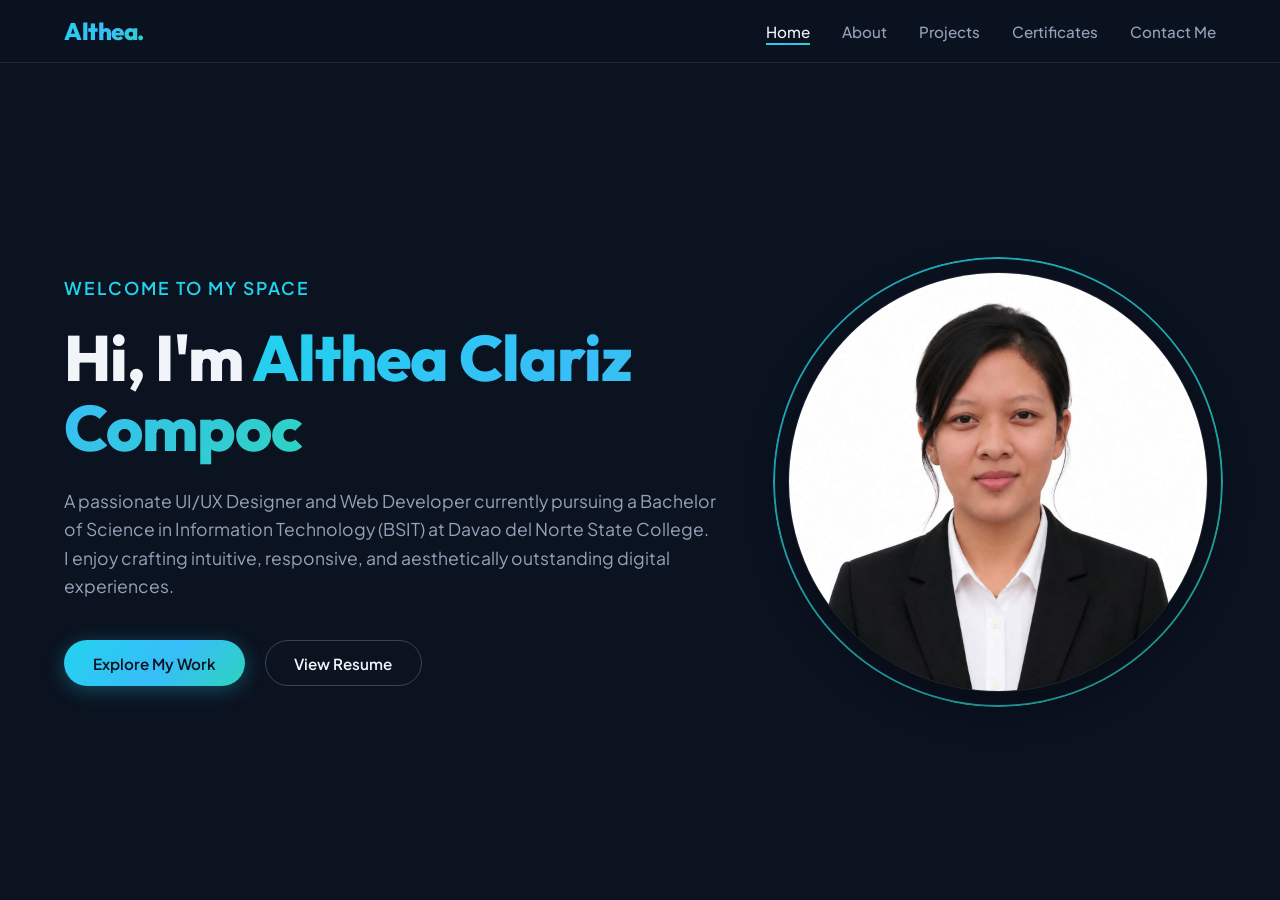
<file: index.html>
<!DOCTYPE html>
<html lang="en">
<head>
  <meta charset="UTF-8">
  <meta name="viewport" content="width=device-width, initial-scale=1.0">
  <title>Althea Clariz Compoc | Portfolio - Home</title>
  <meta name="description" content="Portfolio of Althea Clariz Compoc - UI/UX Designer and Web Developer. Discover projects, certificates, and skills.">
  <link rel="stylesheet" href="style.css?v=1.6">
  <script src="script.js" defer></script>
</head>
<body>
  <!-- Background Glow Mesh -->
  <div class="bg-mesh">
    <div class="bg-glow-1"></div>
    <div class="bg-glow-2"></div>
  </div>

  <!-- Header / Navigation Bar -->
  <header>
    <a href="index.html" class="logo" id="nav-logo">Althea.</a>
    <button class="nav-toggle" aria-label="Toggle navigation" aria-expanded="false">
      <span></span>
      <span></span>
      <span></span>
    </button>
    <ul class="nav-links">
      <li><a href="index.html" id="nav-home">Home</a></li>
      <li><a href="about.html" id="nav-about">About</a></li>
      <li><a href="projects.html" id="nav-projects">Projects</a></li>
      <li><a href="certificates.html" id="nav-certificates">Certificates</a></li>
      <li><a href="contact.html" id="nav-contact">Contact Me</a></li>
    </ul>
  </header>

  <main>
    <div class="page-container">
      <div class="hero-split">
        <!-- Left Column: Details -->
        <div class="hero-content">
          <p class="hero-subtitle">Welcome to my space</p>
          <h1 class="hero-title">Hi, I'm <span>Althea Clariz Compoc</span></h1>
          <p class="hero-description">
            A passionate UI/UX Designer and Web Developer currently pursuing a Bachelor of Science in Information Technology (BSIT) at Davao del Norte State College. I enjoy crafting intuitive, responsive, and aesthetically outstanding digital experiences.
          </p>
          <div class="cta-group">
            <a href="projects.html" class="btn btn-primary" id="cta-projects">Explore My Work</a>
            <a href="cv/compoc_cv.pdf" target="_blank" class="btn btn-secondary" id="cta-cv">View Resume</a>
          </div>
        </div>

        <!-- Right Column: Profile Image -->
        <div class="hero-image-container">
          <div class="hero-image-wrapper">
            <img src="img/profile.jpg" alt="Althea Clariz Compoc Profile Photo">
          </div>
          <!-- Glowing Animated Ring Behind Image -->
          <div class="hero-image-ring"></div>
        </div>
      </div>
    </div>
  </main>
</body>
</html>
</file>
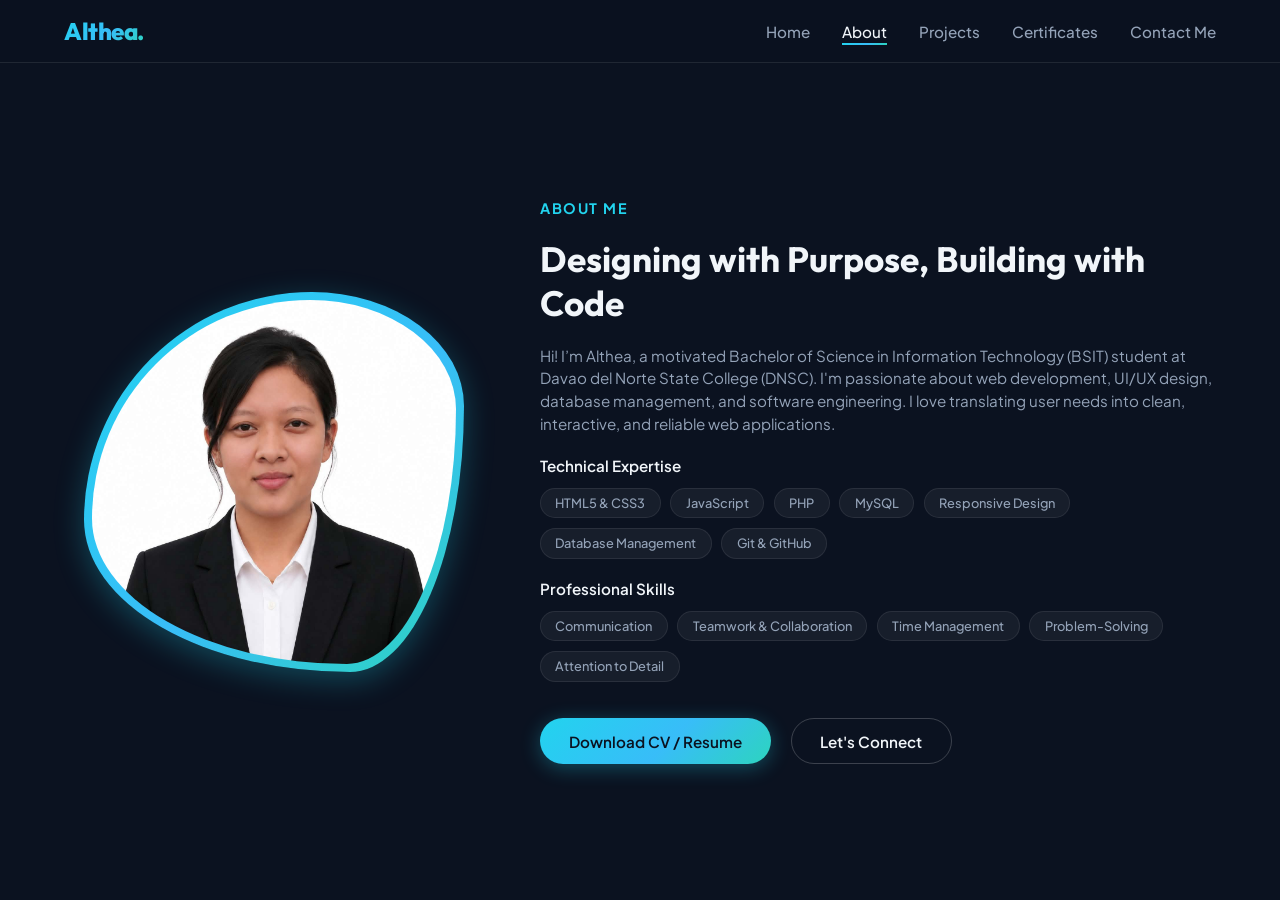
<file: about.html>
<!DOCTYPE html>
<html lang="en">
<head>
  <meta charset="UTF-8">
  <meta name="viewport" content="width=device-width, initial-scale=1.0">
  <title>Althea Clariz Compoc | Portfolio - About Me</title>
  <meta name="description" content="Learn more about Althea Clariz Compoc, an Information Technology student, UI/UX Designer, and Web Developer.">
  <link rel="stylesheet" href="style.css?v=1.6">
  <script src="script.js" defer></script>
</head>
<body>
  <!-- Background Glow Mesh -->
  <div class="bg-mesh">
    <div class="bg-glow-1"></div>
    <div class="bg-glow-2"></div>
  </div>

  <!-- Header / Navigation Bar -->
  <header>
    <a href="index.html" class="logo" id="nav-logo">Althea.</a>
    <button class="nav-toggle" aria-label="Toggle navigation" aria-expanded="false">
      <span></span>
      <span></span>
      <span></span>
    </button>
    <ul class="nav-links">
      <li><a href="index.html" id="nav-home">Home</a></li>
      <li><a href="about.html" id="nav-about">About</a></li>
      <li><a href="projects.html" id="nav-projects">Projects</a></li>
      <li><a href="certificates.html" id="nav-certificates">Certificates</a></li>
      <li><a href="contact.html" id="nav-contact">Contact Me</a></li>
    </ul>
  </header>

  <!-- Main Content Container -->
  <main>
    <div class="page-container">
      <div class="glass-panel panel-flat">
        <div class="about-grid">
          <!-- Profile Pic Container -->
          <div class="profile-container">
            <div class="profile-img-wrapper">
              <img src="img/profile.jpg" alt="Althea Clariz Compoc Profile Photo">
            </div>
          </div>

          <!-- About Details -->
          <div class="about-details">
            <p class="section-tag">About Me</p>
            <h2>Designing with Purpose, Building with Code</h2>
            <p class="about-bio">
              Hi! I’m Althea, a motivated Bachelor of Science in Information Technology (BSIT) student at Davao del Norte State College (DNSC). I'm passionate about web development, UI/UX design, database management, and software engineering. I love translating user needs into clean, interactive, and reliable web applications.
            </p>

            <!-- Technical Skills -->
            <div class="skills-wrapper">
              <p class="skills-title">Technical Expertise</p>
              <div class="skills-tags">
                <span class="skill-pill">HTML5 & CSS3</span>
                <span class="skill-pill">JavaScript</span>
                <span class="skill-pill">PHP</span>
                <span class="skill-pill">MySQL</span>
                <span class="skill-pill">Responsive Design</span>
                <span class="skill-pill">Database Management</span>
                <span class="skill-pill">Git & GitHub</span>
              </div>
            </div>

            <!-- Professional Skills -->
            <div class="skills-wrapper">
              <p class="skills-title">Professional Skills</p>
              <div class="skills-tags">
                <span class="skill-pill">Communication</span>
                <span class="skill-pill">Teamwork & Collaboration</span>
                <span class="skill-pill">Time Management</span>
                <span class="skill-pill">Problem-Solving</span>
                <span class="skill-pill">Attention to Detail</span>
              </div>
            </div>

            <div class="cta-group">
              <a href="cv/compoc_cv.pdf" download="Althea_Clariz_Compoc_CV.pdf" class="btn btn-primary" id="btn-download-cv">Download CV / Resume</a>
              <a href="contact.html" class="btn btn-secondary">Let's Connect</a>
            </div>
          </div>
        </div>
      </div>
    </div>
  </main>
</body>
</html>
</file>
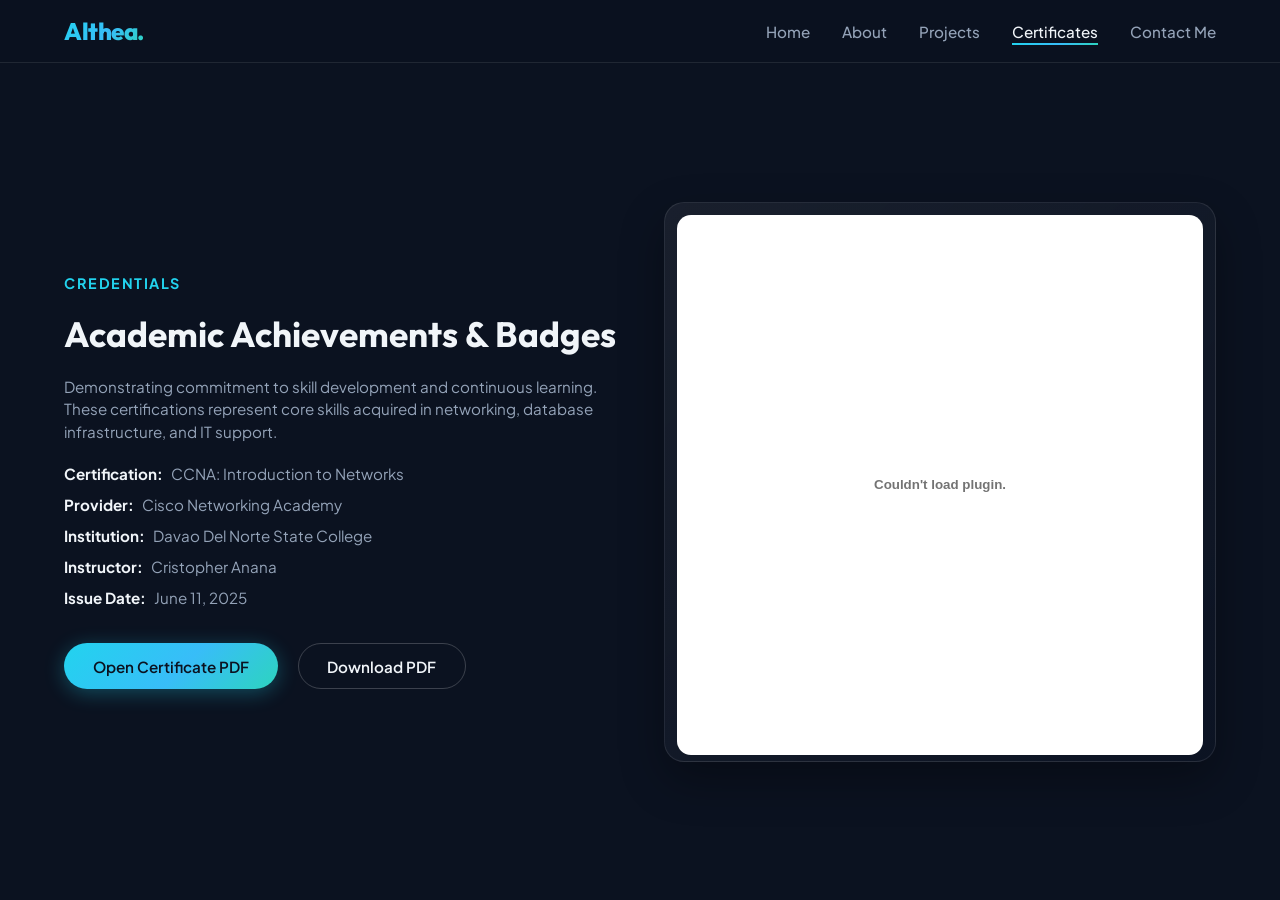
<file: certificates.html>
<!DOCTYPE html>
<html lang="en">
<head>
  <meta charset="UTF-8">
  <meta name="viewport" content="width=device-width, initial-scale=1.0">
  <title>Althea Clariz Compoc | Portfolio - Certificates</title>
  <meta name="description" content="View certificates and academic achievements earned by Althea Clariz Compoc.">
  <link rel="stylesheet" href="style.css?v=1.6">
  <script src="script.js" defer></script>
</head>
<body>
  <!-- Background Glow Mesh -->
  <div class="bg-mesh">
    <div class="bg-glow-1"></div>
    <div class="bg-glow-2"></div>
  </div>

  <!-- Header / Navigation Bar -->
  <header>
    <a href="index.html" class="logo" id="nav-logo">Althea.</a>
    <button class="nav-toggle" aria-label="Toggle navigation" aria-expanded="false">
      <span></span>
      <span></span>
      <span></span>
    </button>
    <ul class="nav-links">
      <li><a href="index.html" id="nav-home">Home</a></li>
      <li><a href="about.html" id="nav-about">About</a></li>
      <li><a href="projects.html" id="nav-projects">Projects</a></li>
      <li><a href="certificates.html" id="nav-certificates">Certificates</a></li>
      <li><a href="contact.html" id="nav-contact">Contact Me</a></li>
    </ul>
  </header>

  <!-- Main Content Container -->
  <main>
    <div class="page-container">
      <div class="glass-panel panel-flat">
        <div class="cert-section">
          <!-- Cert Info Left -->
          <div class="cert-info">
            <p class="section-tag">Credentials</p>
            <h2>Academic Achievements & Badges</h2>
            <p class="about-bio">
              Demonstrating commitment to skill development and continuous learning. These certifications represent core skills acquired in networking, database infrastructure, and IT support.
            </p>
            
            <ul class="cert-meta-list">
              <li><strong>Certification:</strong> CCNA: Introduction to Networks</li>
              <li><strong>Provider:</strong> Cisco Networking Academy</li>
              <li><strong>Institution:</strong> Davao Del Norte State College</li>
              <li><strong>Instructor:</strong> Cristopher Anana</li>
              <li><strong>Issue Date:</strong> June 11, 2025</li>
            </ul>

            <div class="cta-group" style="margin-top: 1rem;">
              <a href="certs/networkingcert.pdf" target="_blank" class="btn btn-primary" id="btn-view-pdf">Open Certificate PDF</a>
              <a href="certs/networkingcert.pdf" download="Althea_Clariz_Compoc_CCNA.pdf" class="btn btn-secondary" id="btn-download-pdf">Download PDF</a>
            </div>
          </div>

          <!-- Inline Certificate PDF Viewer -->
          <div class="cert-viewer-container" style="height: 560px;">
            <embed src="certs/networkingcert.pdf" type="application/pdf" title="CCNA certificate preview">
            </embed>
          </div>
        </div>
      </div>
    </div>
  </main>
</body>
</html>
</file>
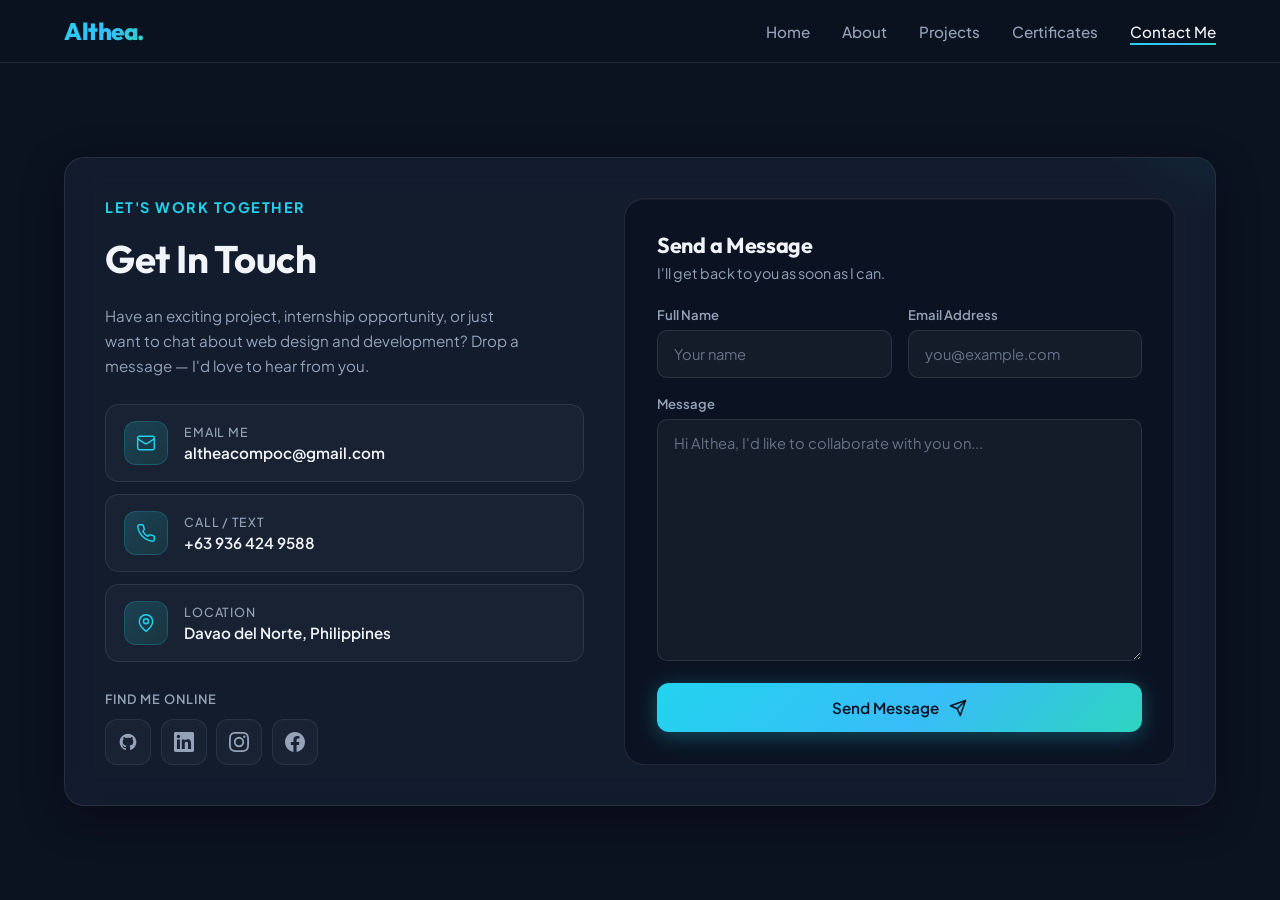
<file: contact.html>
<!DOCTYPE html>
<html lang="en">
<head>
  <meta charset="UTF-8">
  <meta name="viewport" content="width=device-width, initial-scale=1.0">
  <title>Althea Clariz Compoc | Portfolio - Contact Me</title>
  <meta name="description" content="Get in touch with Althea Clariz Compoc for web development and UI/UX projects.">
  <link rel="stylesheet" href="style.css?v=1.6">
  <script src="script.js" defer></script>
</head>
<body>
  <!-- Background Glow Mesh -->
  <div class="bg-mesh">
    <div class="bg-glow-1"></div>
    <div class="bg-glow-2"></div>
  </div>

  <!-- Header / Navigation Bar -->
  <header>
    <a href="index.html" class="logo" id="nav-logo">Althea.</a>
    <button class="nav-toggle" aria-label="Toggle navigation" aria-expanded="false">
      <span></span>
      <span></span>
      <span></span>
    </button>
    <ul class="nav-links">
      <li><a href="index.html" id="nav-home">Home</a></li>
      <li><a href="about.html" id="nav-about">About</a></li>
      <li><a href="projects.html" id="nav-projects">Projects</a></li>
      <li><a href="certificates.html" id="nav-certificates">Certificates</a></li>
      <li><a href="contact.html" id="nav-contact">Contact Me</a></li>
    </ul>
  </header>

  <!-- Main Content Container -->
  <main>
    <div class="page-container">
      <div class="glass-panel contact-panel">
        <div class="contact-grid">
          <!-- Info Panel -->
          <div class="contact-info-panel">
            <p class="section-tag">Let's work together</p>
            <h2>Get In Touch</h2>
            <p class="about-bio">
              Have an exciting project, internship opportunity, or just want to chat about web design and development? Drop a message — I'd love to hear from you.
            </p>

            <div class="contact-cards">
              <a href="mailto:altheacompoc@gmail.com" class="contact-card" id="contact-email">
                <div class="contact-card-icon" aria-hidden="true">
                  <svg viewBox="0 0 24 24" fill="none" stroke="currentColor" stroke-width="1.75" stroke-linecap="round" stroke-linejoin="round">
                    <rect x="2" y="4" width="20" height="16" rx="2"/>
                    <path d="m22 7-8.97 5.7a1.94 1.94 0 0 1-2.06 0L2 7"/>
                  </svg>
                </div>
                <div class="contact-card-details">
                  <h4>Email Me</h4>
                  <p>altheacompoc@gmail.com</p>
                </div>
                <span class="contact-card-arrow" aria-hidden="true">→</span>
              </a>

              <a href="tel:+639364249588" class="contact-card" id="contact-phone">
                <div class="contact-card-icon" aria-hidden="true">
                  <svg viewBox="0 0 24 24" fill="none" stroke="currentColor" stroke-width="1.75" stroke-linecap="round" stroke-linejoin="round">
                    <path d="M22 16.92v3a2 2 0 0 1-2.18 2 19.79 19.79 0 0 1-8.63-3.07 19.5 19.5 0 0 1-6-6 19.79 19.79 0 0 1-3.07-8.67A2 2 0 0 1 4.11 2h3a2 2 0 0 1 2 1.72c.127.96.361 1.903.7 2.81a2 2 0 0 1-.45 2.11L8.09 9.91a16 16 0 0 0 6 6l1.27-1.27a2 2 0 0 1 2.11-.45c.907.339 1.85.573 2.81.7A2 2 0 0 1 22 16.92z"/>
                  </svg>
                </div>
                <div class="contact-card-details">
                  <h4>Call / Text</h4>
                  <p>+63 936 424 9588</p>
                </div>
                <span class="contact-card-arrow" aria-hidden="true">→</span>
              </a>

              <div class="contact-card contact-card-static">
                <div class="contact-card-icon" aria-hidden="true">
                  <svg viewBox="0 0 24 24" fill="none" stroke="currentColor" stroke-width="1.75" stroke-linecap="round" stroke-linejoin="round">
                    <path d="M20 10c0 6-8 12-8 12s-8-6-8-12a8 8 0 0 1 16 0Z"/>
                    <circle cx="12" cy="10" r="3"/>
                  </svg>
                </div>
                <div class="contact-card-details">
                  <h4>Location</h4>
                  <p>Davao del Norte, Philippines</p>
                </div>
              </div>
            </div>

            <!-- Social Media Profile Links -->
            <div class="social-block">
              <p class="social-label">Find me online</p>
              <div class="social-links-row">
                <a href="https://github.com/compocaltheaclariz-spec" target="_blank" rel="noopener noreferrer" class="social-icon-btn" title="GitHub" aria-label="GitHub" id="social-github">
                  <svg viewBox="0 0 24 24" fill="currentColor" aria-hidden="true"><path d="M12 2C6.477 2 2 6.477 2 12c0 4.42 2.865 8.17 6.839 9.49.5.092.682-.217.682-.482 0-.237-.008-.866-.013-1.7-2.782.603-3.369-1.34-3.369-1.34-.454-1.156-1.11-1.462-1.11-1.462-.908-.62.069-.608.069-.608 1.003.07 1.531 1.03 1.531 1.03.892 1.529 2.341 1.087 2.91.831.092-.646.35-1.086.636-1.336-2.22-.253-4.555-1.11-4.555-4.943 0-1.091.39-1.984 1.029-2.683-.103-.253-.446-1.27.098-2.647 0 0 .84-.269 2.75 1.025A9.578 9.578 0 0 1 12 6.836c.85.004 1.705.114 2.504.336 1.909-1.294 2.747-1.025 2.747-1.025.546 1.377.202 2.394.1 2.647.64.699 1.028 1.592 1.028 2.683 0 3.842-2.339 4.687-4.566 4.935.359.309.678.919.678 1.852 0 1.336-.012 2.415-.012 2.743 0 .267.18.578.688.48C19.138 20.167 22 16.418 22 12c0-5.523-4.477-10-10-10z"/></svg>
                </a>
                <a href="https://ph.linkedin.com/in/althea-clariz-compoc-6b2578423" target="_blank" rel="noopener noreferrer" class="social-icon-btn" title="LinkedIn" aria-label="LinkedIn" id="social-linkedin">
                  <svg viewBox="0 0 24 24" fill="currentColor" aria-hidden="true"><path d="M20.447 20.452h-3.554v-5.569c0-1.328-.027-3.037-1.852-3.037-1.853 0-2.136 1.445-2.136 2.939v5.667H9.351V9h3.414v1.561h.046c.477-.9 1.637-1.85 3.37-1.85 3.601 0 4.267 2.37 4.267 5.455v6.286zM5.337 7.433a2.062 2.062 0 0 1-2.063-2.065 2.064 2.064 0 1 1 2.063 2.065zm1.782 13.019H3.555V9h3.564v11.452zM22.225 0H1.771C.792 0 0 .774 0 1.729v20.542C0 23.227.792 24 1.771 24h20.451C23.2 24 24 23.227 24 22.271V1.729C24 .774 23.2 0 22.222 0h.003z"/></svg>
                </a>
                <a href="https://www.instagram.com/hypeeya?igsh=MWxtaGVhYmN1N3JmbA==" target="_blank" rel="noopener noreferrer" class="social-icon-btn" title="Instagram" aria-label="Instagram" id="social-instagram">
                  <svg viewBox="0 0 24 24" fill="currentColor" aria-hidden="true"><path d="M12 2.163c3.204 0 3.584.012 4.85.07 3.252.148 4.771 1.691 4.919 4.919.058 1.265.069 1.645.069 4.849 0 3.205-.012 3.584-.069 4.849-.149 3.225-1.664 4.771-4.919 4.919-1.266.058-1.644.07-4.85.07-3.204 0-3.584-.012-4.849-.07-3.26-.149-4.771-1.699-4.919-4.92-.058-1.265-.07-1.644-.07-4.849 0-3.204.013-3.583.07-4.849.149-3.227 1.664-4.771 4.919-4.919 1.266-.057 1.645-.069 4.849-.069zM12 0C8.741 0 8.333.014 7.053.072 2.695.272.273 2.69.073 7.052.014 8.333 0 8.741 0 12s.014 3.668.072 4.948c.2 4.358 2.618 6.78 6.98 6.98C8.333 23.986 8.741 24 12 24s3.668-.014 4.948-.072c4.354-.2 6.782-2.618 6.979-6.98.059-1.28.073-1.689.073-4.948s-.014-3.667-.072-4.947c-.196-4.354-2.617-6.78-6.979-6.98C15.668.014 15.259 0 12 0zm0 5.838a6.162 6.162 0 1 0 0 12.324 6.162 6.162 0 0 0 0-12.324zM12 16a4 4 0 1 1 0-8 4 4 0 0 1 0 8zm6.406-11.845a1.44 1.44 0 1 0 0 2.881 1.44 1.44 0 0 0 0-2.881z"/></svg>
                </a>
                <a href="https://www.facebook.com/hypeeya" target="_blank" rel="noopener noreferrer" class="social-icon-btn" title="Facebook" aria-label="Facebook" id="social-facebook">
                  <svg viewBox="0 0 24 24" fill="currentColor" aria-hidden="true"><path d="M24 12.073C24 5.405 18.627 0 12 0S0 5.405 0 12.073C0 18.1 4.388 23.094 10.125 24v-8.437H7.078v-3.49h3.047V9.43c0-3.007 1.792-4.669 4.533-4.669 1.312 0 2.686.235 2.686.235v2.953H15.83c-1.491 0-1.956.925-1.956 1.874v2.25h3.328l-.532 3.49h-2.796V24C19.612 23.094 24 18.1 24 12.073z"/></svg>
                </a>
              </div>
            </div>
          </div>

          <!-- Form Panel -->
          <div class="contact-form-panel">
            <div class="form-panel-header">
              <h3>Send a Message</h3>
              <p>I'll get back to you as soon as I can.</p>
            </div>
            <form id="portfolio-contact-form" class="contact-form">
              <div class="form-row">
                <div class="form-group">
                  <label for="form-name">Full Name</label>
                  <input type="text" id="form-name" name="name" placeholder="Your name" autocomplete="name" required>
                </div>
                <div class="form-group">
                  <label for="form-email">Email Address</label>
                  <input type="email" id="form-email" name="email" placeholder="you@example.com" autocomplete="email" required>
                </div>
              </div>
              <div class="form-group">
                <label for="form-message">Message</label>
                <textarea id="form-message" name="message" placeholder="Hi Althea, I'd like to collaborate with you on..." required></textarea>
              </div>
              <button type="submit" class="btn btn-primary btn-submit">
                <span>Send Message</span>
                <svg viewBox="0 0 24 24" fill="none" stroke="currentColor" stroke-width="2" stroke-linecap="round" stroke-linejoin="round" aria-hidden="true">
                  <path d="M22 2 11 13"/>
                  <path d="M22 2 15 22 11 13 2 9l20-7z"/>
                </svg>
              </button>
            </form>
          </div>
        </div>
      </div>
    </div>
  </main>

  <!-- Success Toast Notification -->
  <div class="toast-notification" id="success-toast" role="status" aria-live="polite">
    <div class="toast-icon" aria-hidden="true">✓</div>
    <div>
      <p class="toast-title">Message Sent!</p>
      <p class="toast-sub">Thank you — I'll get back to you shortly.</p>
    </div>
  </div>
</body>
</html>
</file>
<file: style.css>
/* Import modern typography from Google Fonts */
@import url('https://fonts.googleapis.com/css2?family=Outfit:wght@300;400;500;600;700;800&family=Plus+Jakarta+Sans:wght@400;500;600;700&display=swap');

:root {
  --bg-primary: #0b1220;
  --bg-secondary: rgba(22, 32, 51, 0.72);
  --bg-card: rgba(15, 23, 42, 0.55);
  --text-primary: #f1f5f9;
  --text-secondary: #94a3b8;
  --accent-cyan: #22d3ee;
  --accent-teal: #2dd4bf;
  --accent-sky: #38bdf8;
  --accent-gradient: linear-gradient(135deg, var(--accent-cyan), var(--accent-sky) 55%, var(--accent-teal));
  --border-glass: rgba(255, 255, 255, 0.09);
  --shadow-glass: 0 12px 40px rgba(0, 0, 0, 0.35);
  --font-title: 'Outfit', sans-serif;
  --font-body: 'Plus Jakarta Sans', sans-serif;
  --transition-smooth: all 0.3s cubic-bezier(0.4, 0, 0.2, 1);
  --radius-lg: 20px;
  --radius-md: 14px;
  --radius-sm: 10px;
}

/* Reset and base styles */
* {
  margin: 0;
  padding: 0;
  box-sizing: border-box;
}

body, html {
  width: 100%;
  min-height: 100%;
  height: 100%;
  font-family: var(--font-body);
  background-color: var(--bg-primary);
  color: var(--text-primary);
  overflow: hidden;
  display: flex;
  flex-direction: column;
  -webkit-font-smoothing: antialiased;
}

/* Background animated glow meshes */
.bg-mesh {
  position: fixed;
  top: 0;
  left: 0;
  right: 0;
  bottom: 0;
  z-index: -1;
  overflow: hidden;
  background-color: var(--bg-primary);
}

.bg-glow-1, .bg-glow-2 {
  position: absolute;
  border-radius: 50%;
  filter: blur(100px);
  opacity: 0.15;
  pointer-events: none;
}

.bg-glow-1 {
  width: 600px;
  height: 600px;
  background: var(--accent-cyan);
  top: -10%;
  right: -5%;
  animation: floatGlow 15s infinite alternate ease-in-out;
}

.bg-glow-2 {
  width: 500px;
  height: 500px;
  background: var(--accent-teal);
  bottom: -10%;
  left: -5%;
  animation: floatGlow 20s infinite alternate-reverse ease-in-out;
}

@keyframes floatGlow {
  0% { transform: translate(0, 0) scale(1); }
  100% { transform: translate(50px, 30px) scale(1.1); }
}

/* Navbar */
header {
  width: 100%;
  padding: 1rem 5%;
  background: rgba(11, 18, 32, 0.92);
  backdrop-filter: blur(16px);
  -webkit-backdrop-filter: blur(16px);
  border-bottom: 1px solid var(--border-glass);
  display: flex;
  justify-content: space-between;
  align-items: center;
  z-index: 100;
  position: sticky;
  top: 0;
  flex-shrink: 0;
}

.logo {
  font-family: var(--font-title);
  font-size: 1.5rem;
  font-weight: 800;
  background: var(--accent-gradient);
  -webkit-background-clip: text;
  background-clip: text;
  -webkit-text-fill-color: transparent;
  text-decoration: none;
  letter-spacing: -0.5px;
  position: relative;
  z-index: 120;
}

.nav-toggle {
  display: none;
  flex-direction: column;
  justify-content: center;
  gap: 5px;
  width: 42px;
  height: 42px;
  padding: 10px;
  background: rgba(255, 255, 255, 0.04);
  border: 1px solid var(--border-glass);
  border-radius: 10px;
  cursor: pointer;
  position: relative;
  z-index: 120;
  transition: var(--transition-smooth);
}

.nav-toggle:hover {
  border-color: rgba(34, 211, 238, 0.4);
  background: rgba(34, 211, 238, 0.08);
}

.nav-toggle span {
  display: block;
  width: 100%;
  height: 2px;
  background: var(--text-primary);
  border-radius: 2px;
  transition: var(--transition-smooth);
  transform-origin: center;
}

.nav-toggle[aria-expanded="true"] span:nth-child(1) {
  transform: translateY(7px) rotate(45deg);
}

.nav-toggle[aria-expanded="true"] span:nth-child(2) {
  opacity: 0;
  transform: scaleX(0);
}

.nav-toggle[aria-expanded="true"] span:nth-child(3) {
  transform: translateY(-7px) rotate(-45deg);
}

.nav-links {
  display: flex;
  list-style: none;
  gap: 2rem;
  align-items: center;
  margin: 0;
  padding: 0;
}

.nav-links li {
  list-style: none;
}

.nav-links a {
  text-decoration: none;
  color: var(--text-secondary);
  font-family: var(--font-body);
  font-weight: 500;
  font-size: 0.95rem;
  transition: var(--transition-smooth);
  position: relative;
  padding: 0.25rem 0;
  display: inline-block;
}

.nav-links a:hover,
.nav-links a.active {
  color: var(--text-primary);
}

.nav-links a::after {
  content: '';
  position: absolute;
  width: 0;
  height: 2px;
  bottom: 0;
  left: 0;
  background: var(--accent-gradient);
  transition: var(--transition-smooth);
}

.nav-links a:hover::after,
.nav-links a.active::after {
  width: 100%;
}

/* Main Container */
main {
  flex: 1;
  display: flex;
  padding: 2rem 5%;
  position: relative;
  z-index: 10;
  overflow-y: auto; /* Allow vertical scroll when content overflows */
  overflow-x: hidden;
}

/* Custom scrollbar for main page container */
main::-webkit-scrollbar {
  width: 6px;
}
main::-webkit-scrollbar-track {
  background: rgba(255, 255, 255, 0.02);
  border-radius: 10px;
}
main::-webkit-scrollbar-thumb {
  background: rgba(34, 211, 238, 0.35);
  border-radius: 10px;
}
main::-webkit-scrollbar-thumb:hover {
  background: var(--accent-cyan);
}

/* Custom Page Transitions */
.page-container {
  width: 100%;
  max-width: 1200px;
  min-height: 100%;
  margin: auto; /* Center page content vertically and horizontally, prevent cutoff on overflow */
  display: flex;
  align-items: center;
  animation: pageIn 0.8s cubic-bezier(0.16, 1, 0.3, 1) forwards;
  opacity: 0;
  transform: translateY(20px);
}

@keyframes pageIn {
  to {
    opacity: 1;
    transform: translateY(0);
  }
}

/* Glassmorphism card template */
.glass-panel {
  background: var(--bg-secondary);
  backdrop-filter: blur(16px);
  -webkit-backdrop-filter: blur(16px);
  border: 1px solid var(--border-glass);
  border-radius: 20px;
  padding: 3rem;
  box-shadow: var(--shadow-glass);
  width: 100%;
}

.glass-panel.panel-flat {
  background: transparent;
  backdrop-filter: none;
  -webkit-backdrop-filter: none;
  border: none;
  box-shadow: none;
  padding: 0;
}

/* Buttons */
.btn {
  display: inline-flex;
  align-items: center;
  justify-content: center;
  padding: 0.8rem 1.8rem;
  border-radius: 30px;
  font-weight: 600;
  font-family: var(--font-body);
  text-decoration: none;
  font-size: 0.95rem;
  cursor: pointer;
  transition: var(--transition-smooth);
}

.btn-primary {
  background: var(--accent-gradient);
  color: #0b1220;
  border: none;
  box-shadow: 0 4px 20px rgba(34, 211, 238, 0.3);
}

.btn-primary:hover {
  transform: translateY(-2px);
  box-shadow: 0 8px 28px rgba(34, 211, 238, 0.45);
}

.btn-secondary {
  background: transparent;
  color: var(--text-primary);
  border: 1.5px solid rgba(255, 255, 255, 0.2);
}

.btn-secondary:hover {
  border-color: var(--accent-cyan);
  background: rgba(34, 211, 238, 0.1);
  transform: translateY(-2px);
}

/* HOME PAGE STYLES */
.hero-split {
  display: grid;
  grid-template-columns: 1.2fr 0.8fr;
  gap: 4rem;
  align-items: center;
  width: 100%;
}

.hero-image-container {
  position: relative;
  width: 420px;
  height: 420px;
  margin: 0 auto;
}

.hero-image-wrapper {
  width: 100%;
  height: 100%;
  border-radius: 50%;
  overflow: hidden;
  border: 1px solid var(--border-glass);
  box-shadow: var(--shadow-glass);
  position: relative;
  z-index: 2;
}

.hero-image-wrapper img {
  display: block;
  width: 100%;
  height: 100%;
  object-fit: cover;
  object-position: center;
  background: linear-gradient(135deg, rgba(34, 211, 238, 0.08), rgba(15, 23, 42, 0.35));
  transition: var(--transition-smooth);
}

.hero-image-container:hover .hero-image-wrapper img {
  transform: scale(1.05);
}

.hero-image-ring {
  position: absolute;
  top: -15px;
  right: -15px;
  bottom: -15px;
  left: -15px;
  border-radius: 50%;
  border: 2px solid transparent;
  background: linear-gradient(135deg, var(--accent-cyan), var(--accent-teal)) border-box;
  -webkit-mask: linear-gradient(#fff 0 0) padding-box, linear-gradient(#fff 0 0);
  -webkit-mask-composite: destination-out;
  mask-composite: exclude;
  z-index: 1;
  opacity: 0.8;
  animation: pulseRing 4s infinite alternate ease-in-out;
}

@keyframes pulseRing {
  0% { transform: scale(0.98); opacity: 0.6; }
  100% { transform: scale(1.02); opacity: 0.9; }
}

.hero-content {
  display: flex;
  flex-direction: column;
  gap: 1.5rem;
  max-width: 700px;
}

.hero-subtitle {
  font-size: 1.1rem;
  text-transform: uppercase;
  letter-spacing: 2px;
  color: var(--accent-cyan);
  font-weight: 600;
}

.hero-title {
  font-family: var(--font-title);
  font-size: clamp(2.5rem, 5vw, 4rem);
  font-weight: 800;
  line-height: 1.1;
  letter-spacing: -1px;
}

.hero-title span {
  background: var(--accent-gradient);
  -webkit-background-clip: text;
  -webkit-text-fill-color: transparent;
}

.hero-description {
  font-size: 1.1rem;
  line-height: 1.6;
  color: var(--text-secondary);
}

.cta-group {
  display: flex;
  gap: 1.25rem;
  margin-top: 1rem;
}

/* ABOUT PAGE STYLES */
.about-grid {
  display: grid;
  grid-template-columns: 420px 1fr;
  gap: 3.5rem;
  align-items: center;
  height: 100%;
}

.profile-container {
  position: relative;
  width: 380px;
  height: 380px;
  border-radius: 60% 40% 30% 70% / 60% 30% 70% 40%;
  padding: 8px;
  background: var(--accent-gradient);
  box-shadow: 0 8px 30px rgba(34, 211, 238, 0.28);
  margin: 0 auto;
  animation: morphBlob 8s ease-in-out infinite alternate, floatImage 6s ease-in-out infinite alternate;
}

.profile-img-wrapper {
  width: 100%;
  height: 100%;
  border-radius: 60% 40% 30% 70% / 60% 30% 70% 40%;
  overflow: hidden;
  background: var(--bg-primary);
  animation: morphBlob 8s ease-in-out infinite alternate;
}

.profile-img-wrapper img {
  display: block;
  width: 100%;
  height: 100%;
  object-fit: cover;
  object-position: center;
  background: linear-gradient(135deg, rgba(34, 211, 238, 0.08), rgba(15, 23, 42, 0.35));
  transition: transform 0.5s ease;
}

.profile-container:hover .profile-img-wrapper img {
  transform: scale(1.08);
}

@keyframes morphBlob {
  0% {
    border-radius: 60% 40% 30% 70% / 60% 30% 70% 40%;
  }
  50% {
    border-radius: 30% 60% 70% 40% / 50% 60% 30% 60%;
  }
  100% {
    border-radius: 50% 60% 30% 60% / 40% 50% 60% 50%;
  }
}

@keyframes floatImage {
  0% {
    transform: translateY(0px) rotate(0deg);
  }
  100% {
    transform: translateY(-12px) rotate(1deg);
  }
}

.about-details {
  display: flex;
  flex-direction: column;
  gap: 1.25rem;
  height: 100%;
  justify-content: center;
}

.section-tag {
  font-size: 0.9rem;
  font-weight: 700;
  color: var(--accent-cyan);
  text-transform: uppercase;
  letter-spacing: 1.5px;
}

.about-details h2 {
  font-family: var(--font-title);
  font-size: 2.2rem;
  font-weight: 700;
}

.about-bio {
  color: var(--text-secondary);
  line-height: 1.5;
  font-size: 0.95rem;
}

.skills-wrapper {
  display: flex;
  flex-direction: column;
  gap: 0.8rem;
}

.skills-title {
  font-size: 0.95rem;
  font-weight: 600;
  color: var(--text-primary);
}

.skills-tags {
  display: flex;
  flex-wrap: wrap;
  gap: 0.6rem;
}

.skill-pill {
  font-size: 0.8rem;
  padding: 0.4rem 0.9rem;
  background: rgba(255, 255, 255, 0.05);
  border: 1px solid rgba(255, 255, 255, 0.08);
  border-radius: 20px;
  color: var(--text-secondary);
  font-weight: 500;
  transition: var(--transition-smooth);
}

.skill-pill:hover {
  background: rgba(34, 211, 238, 0.15);
  border-color: var(--accent-cyan);
  color: var(--text-primary);
  transform: translateY(-1px);
}

/* PROJECTS PAGE STYLES */
.projects-section {
  display: flex;
  flex-direction: column;
  gap: 1.5rem;
  width: 100%;
}

.projects-header {
  text-align: center;
}

.projects-header h2 {
  font-family: var(--font-title);
  font-size: 2.2rem;
  font-weight: 700;
}

.projects-grid {
  display: grid;
  grid-template-columns: repeat(4, 1fr);
  gap: 1.5rem;
  width: 100%;
}

.project-card {
  background: var(--bg-card);
  border: 1px solid var(--border-glass);
  border-radius: 16px;
  overflow: hidden;
  display: flex;
  flex-direction: column;
  transition: var(--transition-smooth);
  height: 100%;
}

.project-card:hover {
  transform: translateY(-5px);
  border-color: rgba(34, 211, 238, 0.35);
  box-shadow: 0 10px 30px rgba(0, 0, 0, 0.25);
}

.project-img-container {
  position: relative;
  width: 100%;
  height: 160px;
  overflow: hidden;
  cursor: pointer;
}

.project-img-container img {
  display: block;
  width: 100%;
  height: 100%;
  object-fit: cover;
  object-position: center;
  background: linear-gradient(135deg, rgba(34, 211, 238, 0.08), rgba(15, 23, 42, 0.35));
  transition: var(--transition-smooth);
}

.project-card:hover .project-img-container img {
  transform: scale(1.05);
}

.project-overlay {
  position: absolute;
  top: 0;
  left: 0;
  width: 100%;
  height: 100%;
  background: rgba(15, 23, 42, 0.7);
  backdrop-filter: blur(4px);
  display: flex;
  align-items: center;
  justify-content: center;
  opacity: 0;
  transition: var(--transition-smooth);
}

.project-card:hover .project-overlay {
  opacity: 1;
}

.project-details {
  padding: 1.5rem;
  display: flex;
  flex-direction: column;
  gap: 0.75rem;
  flex-grow: 1;
}

.project-title {
  font-family: var(--font-title);
  font-size: 1.25rem;
  font-weight: 600;
}

.project-desc {
  color: var(--text-secondary);
  font-size: 0.88rem;
  line-height: 1.4;
}

.project-tags {
  display: flex;
  gap: 0.5rem;
}

.project-tag {
  font-size: 0.75rem;
  padding: 0.25rem 0.6rem;
  background: rgba(34, 211, 238, 0.12);
  color: var(--accent-cyan);
  border-radius: 12px;
  font-weight: 500;
}

/* CERTIFICATES PAGE STYLES */
.cert-section {
  display: grid;
  grid-template-columns: 1fr 1fr;
  gap: 3rem;
  align-items: center;
}

.cert-preview-card {
  background: var(--bg-card);
  border: 1px solid var(--border-glass);
  border-radius: 16px;
  padding: 1.5rem;
  display: flex;
  flex-direction: column;
  align-items: center;
  justify-content: center;
  box-shadow: 0 4px 20px rgba(0, 0, 0, 0.2);
  transition: var(--transition-smooth);
}

.cert-preview-card:hover {
  border-color: var(--accent-cyan);
  box-shadow: 0 10px 30px rgba(34, 211, 238, 0.15);
}

.cert-icon-box {
  width: 100%;
  height: 220px;
  background: linear-gradient(135deg, rgba(34, 211, 238, 0.06), rgba(45, 212, 191, 0.06));
  border: 1px dashed rgba(255, 255, 255, 0.15);
  border-radius: 12px;
  display: flex;
  flex-direction: column;
  align-items: center;
  justify-content: center;
  gap: 1rem;
  color: var(--text-secondary);
  transition: var(--transition-smooth);
  cursor: pointer;
}

.cert-preview-card:hover .cert-icon-box {
  border-color: rgba(34, 211, 238, 0.4);
  color: var(--accent-cyan);
}

.cert-viewer-container {
  width: min(100%, 620px);
  min-height: 560px;
  margin-left: auto;
  border-radius: 20px;
  overflow: hidden;
  border: 1px solid var(--border-glass);
  box-shadow: 0 18px 45px rgba(0, 0, 0, 0.32);
  background: linear-gradient(135deg, rgba(255, 255, 255, 0.06), rgba(15, 23, 42, 0.32));
  padding: 0.75rem;
}

.cert-viewer-container embed {
  display: block;
  width: 100%;
  height: 100%;
  min-height: 540px;
  border: none;
  border-radius: 14px;
  background: #ffffff;
}

.cert-icon {
  font-size: 3rem;
  background: var(--accent-gradient);
  -webkit-background-clip: text;
  -webkit-text-fill-color: transparent;
}

.cert-info {
  display: flex;
  flex-direction: column;
  gap: 1.25rem;
}

.cert-info h2 {
  font-family: var(--font-title);
  font-size: 2.2rem;
  font-weight: 700;
}

.cert-meta-list {
  display: flex;
  flex-direction: column;
  gap: 0.75rem;
  list-style: none;
}

.cert-meta-list li {
  color: var(--text-secondary);
  font-size: 0.95rem;
  display: flex;
  gap: 0.5rem;
}

.cert-meta-list strong {
  color: var(--text-primary);
}

/* CONTACT PAGE STYLES */
.contact-panel {
  padding: 2.5rem;
  position: relative;
  overflow: hidden;
}

.contact-panel::before {
  content: '';
  position: absolute;
  top: -40%;
  right: -15%;
  width: 320px;
  height: 320px;
  background: radial-gradient(circle, rgba(34, 211, 238, 0.12), transparent 70%);
  pointer-events: none;
}

.contact-grid {
  display: grid;
  grid-template-columns: 1fr 1.15fr;
  gap: 2.5rem;
  width: 100%;
  align-items: stretch;
  position: relative;
  z-index: 1;
}

.contact-info-panel {
  display: flex;
  flex-direction: column;
  gap: 1.35rem;
  justify-content: center;
}

.contact-info-panel h2 {
  font-family: var(--font-title);
  font-size: clamp(1.85rem, 3vw, 2.4rem);
  font-weight: 700;
  letter-spacing: -0.5px;
  line-height: 1.15;
}

.contact-info-panel .about-bio {
  max-width: 38ch;
  line-height: 1.65;
}

.contact-cards {
  display: flex;
  flex-direction: column;
  gap: 0.75rem;
  margin-top: 0.25rem;
}

.contact-card {
  background: rgba(255, 255, 255, 0.03);
  border: 1px solid var(--border-glass);
  border-radius: var(--radius-md);
  padding: 1rem 1.15rem;
  display: flex;
  align-items: center;
  gap: 1rem;
  transition: var(--transition-smooth);
  text-decoration: none;
  color: inherit;
}

.contact-card:hover {
  transform: translateX(6px);
  border-color: rgba(34, 211, 238, 0.4);
  background: rgba(34, 211, 238, 0.06);
  box-shadow: 0 8px 24px rgba(0, 0, 0, 0.2);
}

.contact-card-static {
  cursor: default;
}

.contact-card-static:hover {
  transform: none;
}

.contact-card-icon {
  width: 44px;
  height: 44px;
  min-width: 44px;
  border-radius: 12px;
  background: linear-gradient(135deg, rgba(34, 211, 238, 0.18), rgba(45, 212, 191, 0.1));
  border: 1px solid rgba(34, 211, 238, 0.2);
  display: flex;
  align-items: center;
  justify-content: center;
  color: var(--accent-cyan);
}

.contact-card-icon svg {
  width: 20px;
  height: 20px;
}

.contact-card-details {
  flex: 1;
  min-width: 0;
}

.contact-card-details h4 {
  font-size: 0.78rem;
  color: var(--text-secondary);
  font-weight: 500;
  text-transform: uppercase;
  letter-spacing: 0.06em;
}

.contact-card-details p {
  font-size: 0.95rem;
  font-weight: 600;
  margin-top: 3px;
  white-space: nowrap;
  overflow: hidden;
  text-overflow: ellipsis;
}

.contact-card-arrow {
  color: var(--accent-cyan);
  opacity: 0;
  transform: translateX(-6px);
  transition: var(--transition-smooth);
  font-size: 1.1rem;
}

.contact-card:hover .contact-card-arrow {
  opacity: 1;
  transform: translateX(0);
}

.social-block {
  margin-top: 0.5rem;
  display: flex;
  flex-direction: column;
  gap: 0.75rem;
}

.social-label {
  font-size: 0.8rem;
  font-weight: 600;
  color: var(--text-secondary);
  text-transform: uppercase;
  letter-spacing: 0.08em;
}

.social-links-row {
  display: flex;
  gap: 0.6rem;
  flex-wrap: wrap;
}

.social-icon-btn {
  display: inline-flex;
  align-items: center;
  justify-content: center;
  width: 46px;
  height: 46px;
  padding: 0;
  border-radius: 12px;
  background: rgba(255, 255, 255, 0.03);
  border: 1px solid rgba(255, 255, 255, 0.08);
  color: var(--text-secondary);
  text-decoration: none;
  transition: var(--transition-smooth);
  cursor: pointer;
}

.social-icon-btn svg {
  width: 20px;
  height: 20px;
  flex-shrink: 0;
}

.social-icon-btn:hover {
  background: rgba(34, 211, 238, 0.12);
  border-color: rgba(34, 211, 238, 0.45);
  color: var(--text-primary);
  transform: translateY(-2px);
  box-shadow: 0 6px 16px rgba(34, 211, 238, 0.12);
}

/* Form Panel */
.contact-form-panel {
  background: rgba(8, 14, 26, 0.55);
  border: 1px solid var(--border-glass);
  border-radius: var(--radius-lg);
  padding: 2rem;
  display: flex;
  flex-direction: column;
  gap: 1.5rem;
  height: 100%;
  box-shadow: inset 0 1px 0 rgba(255, 255, 255, 0.04);
}

.form-panel-header h3 {
  font-family: var(--font-title);
  font-size: 1.35rem;
  font-weight: 700;
  letter-spacing: -0.3px;
}

.form-panel-header p {
  color: var(--text-secondary);
  font-size: 0.9rem;
  margin-top: 0.35rem;
}

.contact-form {
  display: flex;
  flex-direction: column;
  gap: 1.1rem;
  flex: 1;
}

.form-row {
  display: grid;
  grid-template-columns: 1fr 1fr;
  gap: 1rem;
}

.form-group {
  display: flex;
  flex-direction: column;
  gap: 0.45rem;
}

.form-group:has(textarea) {
  flex: 1;
}

.form-group label {
  font-size: 0.82rem;
  font-weight: 600;
  color: var(--text-secondary);
}

.form-group input,
.form-group textarea {
  background: rgba(255, 255, 255, 0.04);
  border: 1px solid rgba(255, 255, 255, 0.1);
  border-radius: var(--radius-sm);
  padding: 0.85rem 1rem;
  color: var(--text-primary);
  font-family: var(--font-body);
  font-size: 0.92rem;
  transition: var(--transition-smooth);
  width: 100%;
}

.form-group input::placeholder,
.form-group textarea::placeholder {
  color: rgba(148, 163, 184, 0.65);
}

.form-group input:hover,
.form-group textarea:hover {
  border-color: rgba(255, 255, 255, 0.18);
}

.form-group input:focus,
.form-group textarea:focus {
  outline: none;
  border-color: var(--accent-cyan);
  box-shadow: 0 0 0 3px rgba(34, 211, 238, 0.12);
  background: rgba(255, 255, 255, 0.06);
}

.form-group textarea {
  resize: vertical;
  min-height: 220px;
  height: 100%;
  flex: 1;
}

.btn-submit {
  align-self: stretch;
  width: 100%;
  gap: 0.6rem;
  margin-top: 0.25rem;
  padding: 0.95rem 1.8rem;
  border-radius: 12px;
  font-size: 0.95rem;
}

.btn-submit svg {
  width: 18px;
  height: 18px;
  transition: transform 0.3s ease;
}

.btn-submit:hover svg {
  transform: translateX(3px) translateY(-2px);
}

.btn-submit:disabled {
  opacity: 0.7;
  cursor: not-allowed;
  transform: none;
}

/* Modal Popup Styles for Projects and Certs */
.modal-overlay {
  position: fixed;
  top: 0;
  left: 0;
  width: 100%;
  height: 100%;
  background: rgba(15, 23, 42, 0.85);
  backdrop-filter: blur(8px);
  z-index: 1000;
  display: none;
  align-items: center;
  justify-content: center;
  opacity: 0;
  transition: opacity 0.3s ease;
}

.modal-overlay.active {
  display: flex;
  opacity: 1;
}

.modal-box {
  background: var(--bg-primary);
  border: 1px solid var(--border-glass);
  border-radius: 20px;
  max-width: 800px;
  width: 90%;
  position: relative;
  box-shadow: 0 20px 50px rgba(0, 0, 0, 0.5);
  overflow: hidden;
  transform: translateY(20px);
  transition: transform 0.3s ease;
}

.modal-overlay.active .modal-box {
  transform: translateY(0);
}

.modal-header {
  padding: 1.25rem 2rem;
  border-bottom: 1px solid var(--border-glass);
  display: flex;
  justify-content: space-between;
  align-items: center;
}

.modal-header h3 {
  font-family: var(--font-title);
  font-size: 1.3rem;
}

.modal-close {
  background: transparent;
  border: none;
  color: var(--text-secondary);
  font-size: 1.5rem;
  cursor: pointer;
  transition: var(--transition-smooth);
}

.modal-close:hover {
  color: var(--text-primary);
}

.modal-content {
  padding: 2rem;
  max-height: 70vh;
  overflow-y: auto;
  display: flex;
  flex-direction: column;
  gap: 1.5rem;
}

.modal-image-switcher {
  position: relative;
  width: 100%;
  border-radius: 12px;
  overflow: hidden;
  height: 350px;
  background: #000;
  display: flex;
  align-items: center;
  justify-content: center;
}

.modal-image-switcher img {
  display: block;
  width: 100%;
  height: 100%;
  max-width: 100%;
  max-height: 100%;
  object-fit: contain;
  object-position: center;
  background: linear-gradient(135deg, rgba(255, 255, 255, 0.04), rgba(15, 23, 42, 0.25));
}

.switcher-btn {
  position: absolute;
  top: 50%;
  transform: translateY(-50%);
  background: rgba(15, 23, 42, 0.7);
  border: 1px solid var(--border-glass);
  color: #fff;
  width: 40px;
  height: 40px;
  border-radius: 50%;
  cursor: pointer;
  display: flex;
  align-items: center;
  justify-content: center;
  font-size: 1.2rem;
  transition: var(--transition-smooth);
}

.switcher-btn:hover {
  background: var(--accent-gradient);
}

.switcher-prev {
  left: 1rem;
}

.switcher-next {
  right: 1rem;
}

.toast-notification {
  position: fixed;
  bottom: 2rem;
  right: 2rem;
  background: rgba(11, 18, 32, 0.95);
  border: 1px solid rgba(34, 211, 238, 0.45);
  border-radius: 14px;
  padding: 1rem 1.35rem;
  color: var(--text-primary);
  display: flex;
  align-items: center;
  gap: 0.85rem;
  box-shadow: 0 12px 36px rgba(0, 0, 0, 0.4);
  z-index: 10000;
  transform: translateY(100px);
  opacity: 0;
  transition: all 0.4s cubic-bezier(0.175, 0.885, 0.32, 1.275);
  max-width: calc(100vw - 2rem);
}

.toast-notification.show {
  transform: translateY(0);
  opacity: 1;
}

.toast-icon {
  width: 36px;
  height: 36px;
  min-width: 36px;
  border-radius: 50%;
  background: rgba(34, 211, 238, 0.15);
  color: var(--accent-cyan);
  display: flex;
  align-items: center;
  justify-content: center;
  font-size: 1rem;
  font-weight: 700;
}

.toast-title {
  font-weight: 600;
  font-size: 0.9rem;
}

.toast-sub {
  font-size: 0.8rem;
  opacity: 0.8;
  margin-top: 2px;
}

/* RESPONSIVE DESIGN */
@media (max-width: 1100px) {
  .hero-title {
    font-size: 3.2rem;
  }

  .about-grid {
    grid-template-columns: 280px 1fr;
    gap: 2rem;
  }

  .profile-container {
    width: 250px;
    height: 250px;
  }

  .projects-grid {
    grid-template-columns: repeat(2, 1fr);
  }

  .contact-grid {
    gap: 1.75rem;
  }

  .contact-panel {
    padding: 2rem;
  }

  .contact-form-panel {
    padding: 1.5rem;
  }
}

@media (max-width: 900px) {
  /* backdrop-filter creates a containing block that clips fixed menus —
     remove it on mobile so the overlay can cover the full screen */
  header {
    backdrop-filter: none;
    -webkit-backdrop-filter: none;
    background: rgba(11, 18, 32, 0.97);
  }

  body.nav-open header {
    border-bottom-color: transparent;
    background: transparent;
  }

  .nav-toggle {
    display: flex;
  }

  body.nav-open .nav-toggle {
    background: rgba(34, 211, 238, 0.12);
    border-color: rgba(34, 211, 238, 0.45);
  }

  .nav-links {
    --nav-stagger: 0.06s;
    position: fixed;
    top: 0;
    left: 0;
    right: 0;
    bottom: 0;
    width: 100%;
    height: 100dvh;
    min-height: 100vh;
    margin: 0;
    padding: 6rem 1.75rem 3rem;
    flex-direction: column;
    justify-content: center;
    align-items: stretch;
    gap: 0.45rem;
    background:
      radial-gradient(ellipse 80% 50% at 10% 20%, rgba(34, 211, 238, 0.14), transparent 55%),
      radial-gradient(ellipse 70% 45% at 90% 80%, rgba(45, 212, 191, 0.12), transparent 50%),
      linear-gradient(180deg, #07101c 0%, #0b1220 45%, #0a1624 100%);
    opacity: 0;
    visibility: hidden;
    pointer-events: none;
    transform: translateY(-10px);
    transition: opacity 0.3s ease, visibility 0.3s ease, transform 0.3s ease;
    z-index: 110;
    overflow-y: auto;
    -webkit-overflow-scrolling: touch;
    counter-reset: nav-item;
  }

  .nav-links::before {
    content: 'Menu';
    position: absolute;
    top: 5.4rem;
    left: 50%;
    transform: translateX(-50%);
    font-family: var(--font-body);
    font-size: 0.75rem;
    font-weight: 600;
    letter-spacing: 0.22em;
    text-transform: uppercase;
    color: var(--accent-cyan);
    opacity: 0;
    transition: opacity 0.35s ease 0.05s;
  }

  .nav-links::after {
    content: 'Althea Clariz Compoc';
    position: absolute;
    bottom: 2rem;
    left: 50%;
    transform: translateX(-50%);
    font-family: var(--font-title);
    font-size: 0.85rem;
    font-weight: 500;
    color: var(--text-secondary);
    letter-spacing: 0.04em;
    white-space: nowrap;
    opacity: 0;
    transition: opacity 0.4s ease 0.35s;
  }

  .nav-links.open {
    opacity: 1;
    visibility: visible;
    pointer-events: auto;
    transform: translateY(0);
  }

  .nav-links.open::before,
  .nav-links.open::after {
    opacity: 1;
  }

  .nav-links li {
    width: 100%;
    max-width: 320px;
    margin: 0 auto;
    text-align: center;
    list-style: none;
    opacity: 0;
    transform: translateY(18px);
    transition: opacity 0.4s cubic-bezier(0.16, 1, 0.3, 1),
                transform 0.4s cubic-bezier(0.16, 1, 0.3, 1);
  }

  .nav-links.open li {
    opacity: 1;
    transform: translateY(0);
  }

  .nav-links.open li:nth-child(1) { transition-delay: calc(var(--nav-stagger) * 1); }
  .nav-links.open li:nth-child(2) { transition-delay: calc(var(--nav-stagger) * 2); }
  .nav-links.open li:nth-child(3) { transition-delay: calc(var(--nav-stagger) * 3); }
  .nav-links.open li:nth-child(4) { transition-delay: calc(var(--nav-stagger) * 4); }
  .nav-links.open li:nth-child(5) { transition-delay: calc(var(--nav-stagger) * 5); }

  .nav-links a {
    display: flex;
    align-items: center;
    justify-content: center;
    gap: 0.85rem;
    width: 100%;
    font-family: var(--font-title);
    font-size: clamp(1.45rem, 5.5vw, 1.75rem);
    font-weight: 700;
    letter-spacing: -0.02em;
    padding: 0.95rem 1.25rem;
    color: var(--text-primary);
    border-radius: 14px;
    border: 1px solid transparent;
    background: transparent;
    transition: var(--transition-smooth);
  }

  .nav-links a::before {
    counter-increment: nav-item;
    content: counter(nav-item, decimal-leading-zero);
    font-family: var(--font-body);
    font-size: 0.72rem;
    font-weight: 600;
    letter-spacing: 0.08em;
    color: var(--accent-cyan);
    opacity: 0.7;
    min-width: 1.5rem;
  }

  .nav-links a::after {
    display: none;
  }

  .nav-links a:hover,
  .nav-links a:active {
    background: rgba(255, 255, 255, 0.04);
    border-color: rgba(255, 255, 255, 0.08);
    color: var(--text-primary);
  }

  .nav-links a.active {
    color: #0b1220;
    background: var(--accent-gradient);
    border-color: transparent;
    box-shadow: 0 10px 28px rgba(34, 211, 238, 0.25);
  }

  .nav-links a.active::before {
    color: rgba(11, 18, 32, 0.7);
    opacity: 1;
  }

  .contact-grid {
    grid-template-columns: 1fr;
    gap: 2rem;
  }

  .contact-info-panel {
    text-align: left;
  }

  .contact-info-panel .about-bio {
    max-width: none;
  }

  .hero-split,
  .about-grid,
  .cert-section {
    grid-template-columns: 1fr;
    gap: 2rem;
    text-align: center;
  }

  .about-details {
    align-items: center;
  }

  .skills-tags {
    justify-content: center;
  }

  .cert-info {
    align-items: center;
    text-align: center;
  }

  .cert-meta-list li {
    justify-content: center;
  }
}

@media (max-width: 768px) {
  body, html {
    overflow-y: auto;
    height: auto;
    min-height: 100dvh;
  }

  header {
    padding: 0.85rem 1.15rem;
  }

  main {
    padding: 1.25rem 1rem 2rem;
  }

  .page-container {
    height: auto;
    min-height: auto;
    align-items: flex-start;
  }

  .glass-panel {
    padding: 1.5rem;
  }

  .contact-panel {
    padding: 1.35rem;
  }

  .hero-image-container {
    width: min(240px, 70vw);
    height: min(240px, 70vw);
    order: -1;
  }

  .hero-title {
    font-size: clamp(2.2rem, 8vw, 2.8rem);
  }

  .hero-content {
    align-items: center;
    text-align: center;
  }

  .profile-container {
    width: min(200px, 60vw);
    height: min(200px, 60vw);
  }

  .cta-group {
    flex-direction: column;
    align-items: stretch;
    width: 100%;
  }

  .cta-group .btn {
    width: 100%;
  }

  .projects-grid {
    grid-template-columns: 1fr;
  }

  .form-row {
    grid-template-columns: 1fr;
  }

  .contact-card:hover {
    transform: none;
  }

  .contact-card-details p {
    white-space: normal;
  }

  .contact-card-arrow {
    display: none;
  }

  .social-links-row {
    justify-content: flex-start;
  }

  .modal-image-switcher {
    height: 200px;
  }

  .toast-notification {
    left: 1rem;
    right: 1rem;
    bottom: 1.25rem;
  }
}

@media (max-width: 480px) {
  .hero-subtitle {
    font-size: 0.9rem;
  }

  .section-tag {
    font-size: 0.8rem;
  }

  .contact-form-panel {
    padding: 1.25rem;
  }

  .form-group textarea {
    min-height: 160px;
  }
}
</file>
